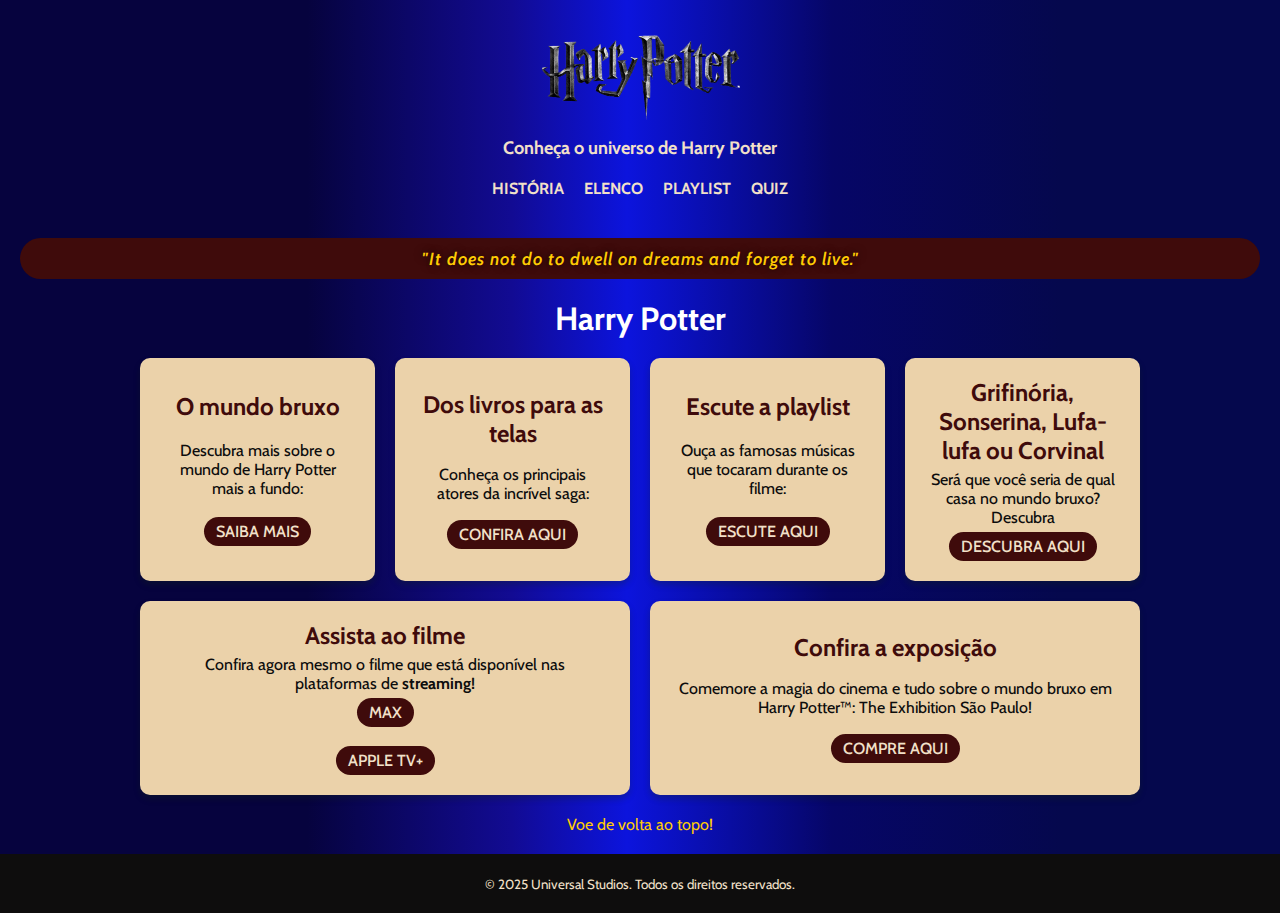
<file: index.html>
<!DOCTYPE html>
<html>

<head>
    <meta name="Wicked"  content = "Site sobre o filme wicked inspirado no musicak d sucesso" >
    <link rel="stylesheet" href="style-index.css">
    <meta name="viewport" content="width=device-width, initial-scale=1">
    <meta charset="UTF-8">
    <meta name="keywords" content="Harry Potter, elenco, enredo, história, personagens ">
    <meta name="author" content="CodificADAs IME-USP">
    <title>Harry Potter</title>
</head>

<body>
    <header>
        <a href="index.html"><img src= "img/Harry-Potter-Logo-2004-2011-removebg-preview.png" alt="logo"> </a>
        <p>Conheça o universo de Harry Potter</p>
        <nav>
            <a href ="historia.html"> HISTÓRIA </a>
            <a href ="elenco.html">  ELENCO </a> 
            <a href ="playlist.html"> PLAYLIST </a>
            <a href ="quiz.html"> QUIZ </a> 
        </nav>
    </header>

    <main>


            <section>

                <p id="frase-de-efeito"> <i>"It does not do to dwell on dreams and forget to live."</i> </p>
                <h1>Harry Potter</h1>
            </section>

        <div class="container">

            <div class="main-block">
                <h2>O mundo bruxo </h2>
                <p>Descubra mais sobre o mundo de Harry Potter mais a fundo:</p>
                <a href ="historia.html">SAIBA MAIS</a>
            </div>

            <div class="main-block" >
                <h2>Dos livros para as telas</h2>
                <p>Conheça os principais atores da incrível saga:</p>
                <a href="elenco.html">CONFIRA AQUI</a>
            </div>

            <div class="main-block">
                <h2> Escute a playlist</h2>
                <p>Ouça as famosas músicas que tocaram durante os filme:</p>
                <a href="playlist.html">ESCUTE AQUI</a>
            </div>

            <div class="main-block">
                <h2>Grifinória, Sonserina, Lufa-lufa ou Corvinal </h2>
                <p>Será que você seria de qual casa no mundo bruxo? Descubra</p>
                <a href="quiz.html">DESCUBRA AQUI</a>
            </div>

            <div class="main-block">
                <h2>Assista ao filme</h2>
                <p>Confira agora mesmo o filme que está disponível nas plataformas de <strong>streaming!</strong></p>
                <a href="https://www.max.com/br/pt/channel/harry-potter">MAX</a>
                <br>
                <a href="https://tv.apple.com/br/movie/harry-potter-e-a-pedra-filosofal/umc.cmc.55wxtmrughu40phd8lgr6qejr">APPLE TV+</a>
            </div>

            <div class="main-block">
                <h2>Confira a exposição</h2>
                <p>Comemore a magia do cinema e tudo sobre o mundo bruxo em Harry Potter™: The Exhibition São Paulo! </p>
                <a href = "https://www.eventim.com.br/artist/harry-potter/harry-potter-the-exhibition-3634208/?affiliate=HPI&utm_source=googleads&utm_medium=search&utm_campaign=30e_googleads_search_phrase_harrypotter_ad01_ticketsonsale&gad_source=1&gclid=Cj0KCQiA4-y8BhC3ARIsAHmjC_EaoF1PMpnbTLzCSrm7W4GQYRxYYGXKNqv20Qb_7lQhz313O6fOPH8aAp_8EALw_wcB">
                    COMPRE AQUI</a>
            </div>
        </div>
            <p id="topo"><a href=#>Voe de volta ao topo!</a></p>
    </main>

    <footer>
        <small>&copy; 2025  Universal Studios. Todos os direitos reservados.</small>
    </footer>

</body>
</html>
</file>
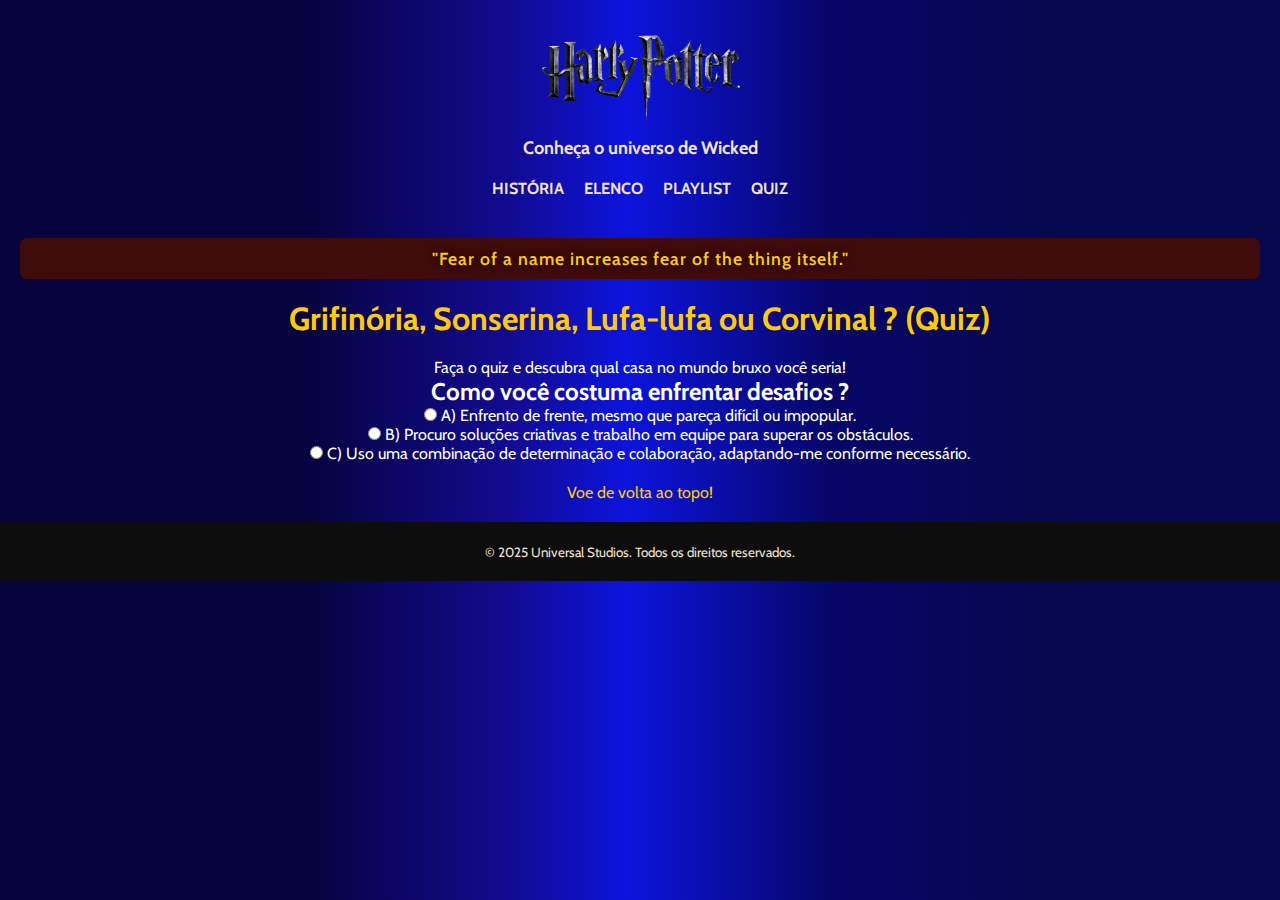
<file: quiz.html>
<!DOCTYPE html>

<html>
        <head>
                <title> Harry Potter - Quiz</title>
                <meta name="description" content="Um quiz sobre o filme Wicked">
                <link rel="stylesheet" href="style-quiz.css">
        </head>
<body>
        <header>
                <a href="index.html"><img src="./img/Harry-Potter-Logo-2004-2011-removebg-preview.png" alt="logo"> </a>
                <p>Conheça o universo de Wicked</p>
        <nav>

                <a href="historia.html"> HISTÓRIA </a>
                <a href="elenco.html"> ELENCO </a>
                <a href="playlist.html"> PLAYLIST </a>
                <a href="quiz.html"> QUIZ </a>

        </nav>
        </header>
<main class="main-container">
<!-- Pequena descrição do nosso quiz-->
<section>
<p id="frase-de-efeito"> "Fear of a name increases fear of the thing itself." </p>
<h1> Grifinória, Sonserina, Lufa-lufa ou Corvinal ? (Quiz) </h1>
<p> Faça o quiz e descubra qual casa no mundo bruxo você seria! </p>
</section>

<!-- Pergunta 1 -->
<!-- Cada section criada será uma pergunta diferente-->
<section class="main-block">
<h2> Como você costuma enfrentar desafios ? </h2>

<!-- A tag form serve como um container para todas as entradas de dados que vamos receber-->
<form>
<!-- Primeira opção-->
<!--
A tag input serve criar uma forma de entrada de dado.
Podemos ter diversos tipos de entrada de dados, no caso abaixo, usamos o tipo "radio".

Usamos o atributo "id" para linkar essa opção para um conteúdo visível para o usuário. Ou seja,
esse id é o mesmo utilizado com a tag label. Observe que a tag input é uma tag autocontida.

Utilizamos o atributo name="" para identificar entradas diferentes do noss input.

O atributo value="" define o valor associado com o input.
-->
<input type="radio" id="p1a" value="opcao1" id="p1a" name="pergunta1">

<!--
A tag label é utilizada para tornar vísivel a opção que um determinado input será.
Por exemplo, tornamos visível a opção que corresponde aquela determinada entrada de dado
-->
<label for="p1a"> A) Enfrento de frente, mesmo que pareça difícil ou impopular.</label> <br>

<!-- Segunda opção-->
<input type="radio" id="p1b" value="opcao2" id="p1b" name="pergunta1">
<label for="p1b"> B) Procuro soluções criativas e trabalho em equipe para superar os obstáculos.</label> <br>

<!-- Terceira opção -->
<input type="radio" id="p1c" value="opcao3" id="p1c" name="pergunta1">
<label for="p1c"> C) Uso uma combinação de determinação e colaboração, adaptando-me conforme necessário. </label>
</form>
</section>
        <p id="topo"><a href=#>Voe de volta ao topo!</a></p>
</main>
<footer>
        <small>&copy; 2025  Universal Studios. Todos os direitos reservados.</small>
</footer>
</body>
</html>
</file>
<file: style-index.css>
@import url('https://fonts.googleapis.com/css2?family=Cabin:ital,wght@0,400..700;1,400..700&display=swap');

*{
    margin: 0;
    padding: 0;
    box-sizing: border-box;
}


body{
    font-family: "Cabin", serif;
    color: #40592E;
    background: rgb(6,3,62);
    background: linear-gradient(90deg, rgba(6,3,62,1) 24%, rgba(18,11,147,1) 40%, rgba(12,20,221,1) 49%, rgba(6,6,103,1) 65%, rgba(5,8,77,1) 83%);
    font-weight: 400; 
}

header{
    background: rgb(6,3,62);
    background: linear-gradient(90deg, rgba(6,3,62,1) 24%, rgba(18,11,147,1) 40%, rgba(12,20,221,1) 49%, rgba(6,6,103,1) 65%, rgba(5,8,77,1) 83%);
    padding: 20px 0;
    text-align: center;
    text-shadow: 0cap;
    letter-spacing: 0cqmax;
    
    flex-wrap: wrap;
    display: flex;
    flex-direction: column;
    align-items: center;
    justify-content: center;



}

header img{
    width: 200px;
    height: auto; /*automatico*/
}

header p{
    font-weight: bold;
    font-size: 18px;
    text-align: center;
    color: #f2e0c9;
    padding-bottom: 20px; 
}

nav {
    display: flex;
    flex-wrap: wrap;
    justify-content: center;
}

nav a {
    text-decoration: none;
    color:#f2e0c9;
    font-weight: bold;
    font-size: 1rem;
    margin:0 10px;
    border: none;
    border-radius: 10px;
    position: relative;

}

nav a:hover{
    color:#ffd700; 
}


main{
    text-align: center;
    padding:20px
}

#frase-de-efeito{
    color: #ffcc03;
    font-weight: 600;
    font-size: 1.1rem;
    letter-spacing: 1px;
    text-shadow: 0px 0px 8px #000000c2;
    background-color: #3f0b0b;
    padding: 10px 0px;
    border-radius: 30px;

}


h1{
    color: #ffffff;;
    font-size: 2rem;
    padding: 20px;
}


#topo{
    padding-top: 20px;
}

#topo a{
    text-decoration:none ;
    color:#ffcc03
}

#topo a:hover{
    color: #a10e0e
}

.container{
    display: flex;
    gap:20px;  /* espaço entre os blocos*/
    max-width: 1000px;
    margin: 0 auto; 
    flex-wrap: wrap;
}

.main-block{
    background-color: #ebd2aa; 
    border-radius: 10px;
    box-shadow: 0 4px 6px rgba(17, 43, 15, 0.267);
    display: flex;
    flex-direction: column;
    flex: 1 1 200px;
    justify-content: space-evenly; 
    align-items: center;
    padding: 20px; /*aumentar os blocos*/

}

.container h2{
    color: #3f0b0b;
}

.container p{
    color:#0d0d0d;
    padding: 5px;
    font-weight: 450;
}

.main-block a{
    color:#f2e0c9;
    background-color: #3f0b0b;
    text-decoration: none;
    padding: 5px 12px;
    border-radius: 15px;
    max-width: 150px;
    font-weight: 500;
    transition: all 0.5s;
}

.main-block a:hover{
    color:black;
    background-color: #ffcc03;
}



footer{
    background-color: #0e0d0d;
    color:#f2e0c9;
    text-align: center;
    padding: 20px 0px;
}
</file>
<file: style-quiz.css>
@import url('https://fonts.googleapis.com/css2?family=Cabin:ital,wght@0,400..700;1,400..700&display=swap');



*{
    margin: 0;
    padding: 0;
    box-sizing: border-box;
}


body{
    font-family: "Cabin", serif;
    color: #40592E;
    background: rgb(6,3,62);
    background: linear-gradient(90deg, rgba(6,3,62,1) 24%, rgba(18,11,147,1) 40%, rgba(12,20,221,1) 49%, rgba(6,6,103,1) 65%, rgba(5,8,77,1) 83%);
    font-weight: 400; 
    margin-bottom: 0;
}

header{
    background: rgb(6,3,62);
    background: linear-gradient(90deg, rgba(6,3,62,1) 24%, rgba(18,11,147,1) 40%, rgba(12,20,221,1) 49%, rgba(6,6,103,1) 65%, rgba(5,8,77,1) 83%);
    padding: 20px 0;
    text-shadow: 0cap;
    flex-wrap: wrap;
    display: flex;
    flex-direction: column;
    align-items: center;
    justify-content: center;



}

header img{
    width: 200px;
    height: auto; /*automatico*/
}

header p{
    font-weight: bold;
    font-size: 18px;
    text-align: center;
    color: #f2e0c9;
    padding-bottom: 20px; 
}

nav {
    display: flex;
    flex-wrap: wrap;
    justify-content: center;
}

nav a {
    text-decoration: none;
    color:#f2e0c9;
    font-weight: bold;
    font-size: 1rem;
    margin:0 10px;
    border: none;
    border-radius: 10px;
    position: relative;

}

nav a:hover{
    color:#ffd700; 
}



main{
    text-align: center;
    padding:20px
}


.main-container{
    color: white;
}

#frase-de-efeito{
    color: #ffcc03;
    font-weight: 600;
    font-size: 1.1rem;
    letter-spacing: 1px;
    text-shadow: 0px 0px 8px #000000c2;
    background-color: #3f0b0b;
    padding: 10px 0px;
    border-radius: 7px;

}

h1{
    color:#ffcc03;
    font-size: 2rem;
    padding: 20px;
}


#topo{
    padding-top: 20px;
}

#topo a{
    text-decoration:none ;
    color:#ffcc03
}

#topo a:hover{
    color: #a10e0e
}


footer{
    background-color: #0e0d0d;
    color:#f2e0c9;
    text-align: center;
    padding: 20px 0px;
}

@media (max-width:160px){
    header img {
        width: 100%;
    }
}
</file>
